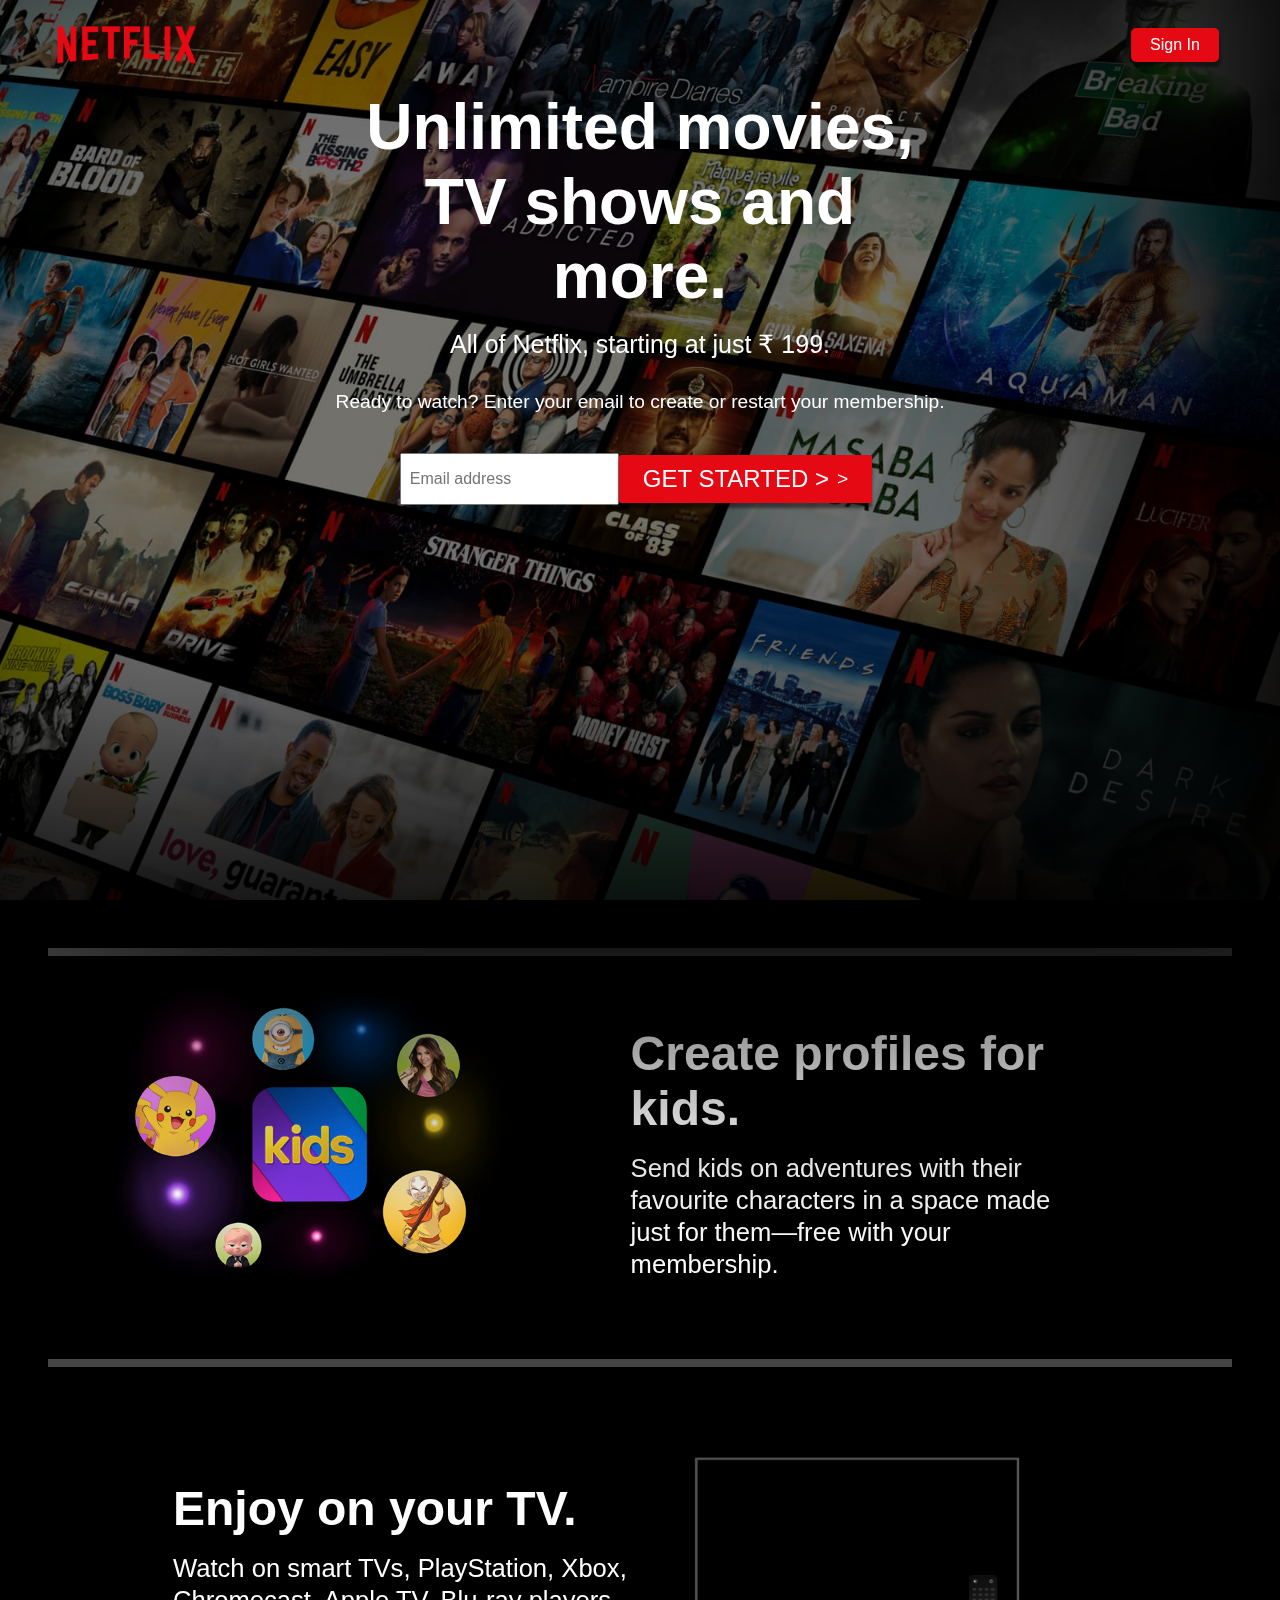
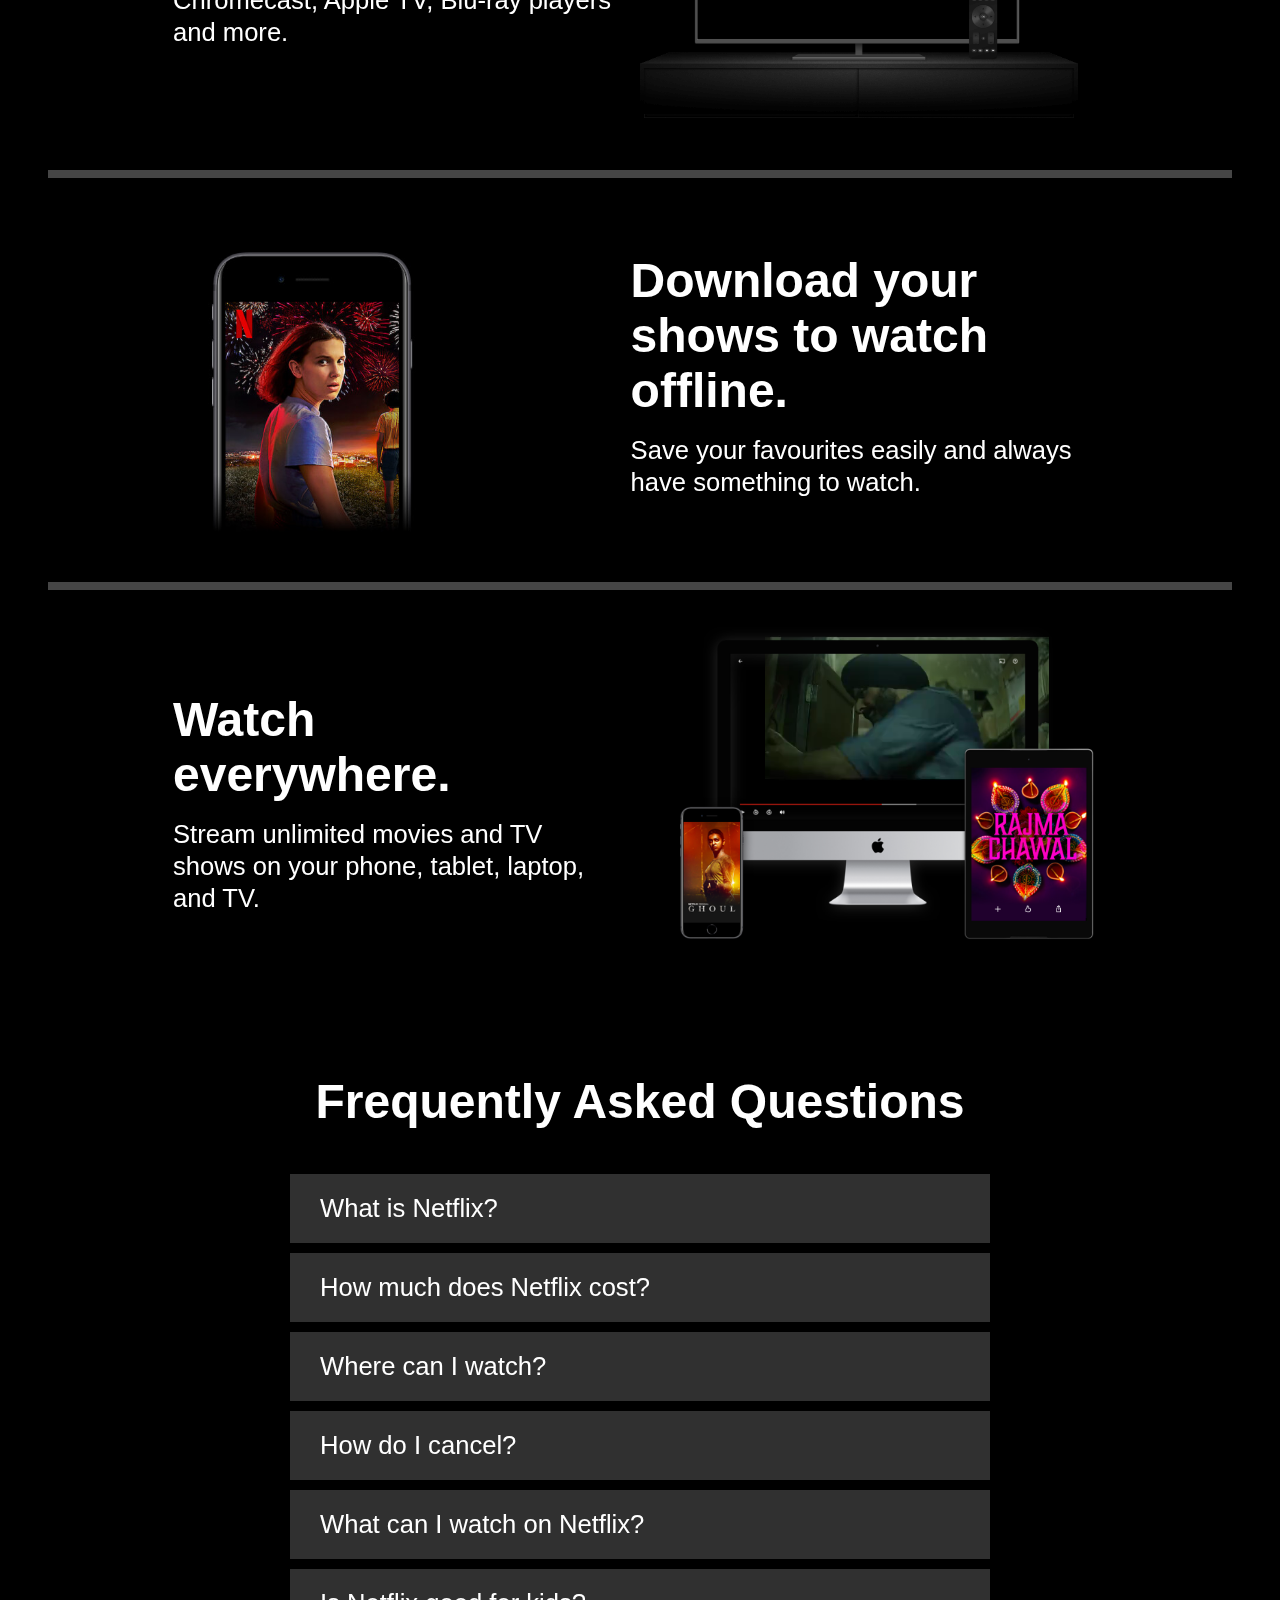
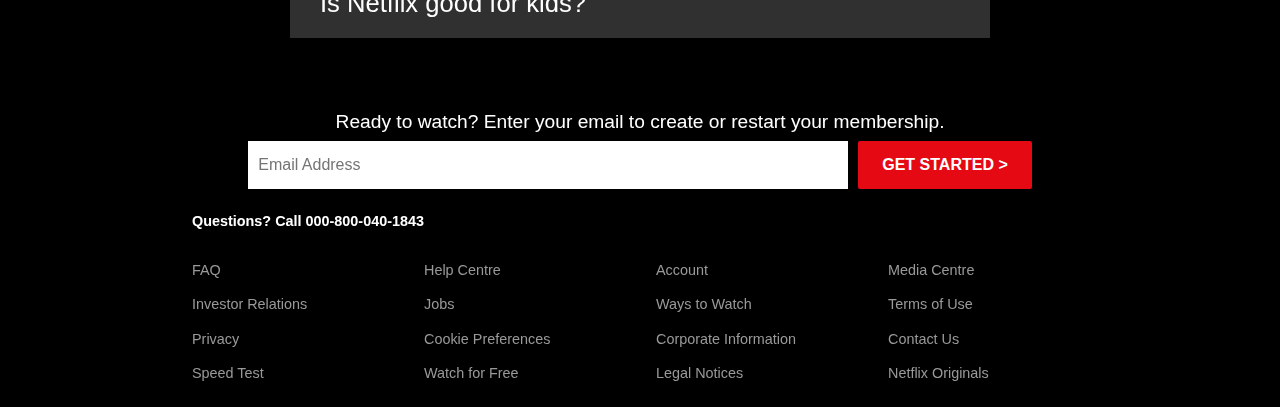
<file: index.html>
<!DOCTYPE html>
<html lang="en">
<head>
    <meta charset="UTF-8">
    <meta name="viewport" content="width=device-width, initial-scale=1.0">
    <link rel="stylesheet" href="style.css">
    <title>Netflix</title>
</head>
<body>
    <header class="showcase">
        <div class="showcase-top">
            <img src="logo.png" alt="Netflix Logo">
            <a href="#" class="btn btn-rounded">Sign In</a>
        </div>
        <div class="showcase-content">
            <h1>Unlimited movies, TV shows and more.</h1>
            <h3>All of Netflix, starting at just ₹ 199.</h3>
            <p>Ready to watch? Enter your email to create or restart your membership.</p>
            <div class="input-container">
                <input type="email" name="email" id="mail" placeholder="Email address">
            <a href="#" class="btn btn-lg">GET STARTED ></a>
            </div>
            
        </div>
    </header>

    <section class="style-cards">
        <div class="card-0">
            <img src="2.jpg" alt="Netflix Mobile">
            <div class="desc-0">
                <h1>Create profiles for kids.</h1>
                <h3>Send kids on adventures with their favourite characters in a space made just for them—free with your membership.</h3>
            </div>
        </div>
        <div class="card-1">
            <div class="desc-1">
                <h1>Enjoy on your TV.</h1>
                <h3>Watch on smart TVs, PlayStation, Xbox, Chromecast, Apple TV, Blu-ray players and more.</h3>
            </div>
            <img src="tv.png" alt="Netflix TV">
            <video class="video-1" autoplay="" playsinline="" muted="" loop=""><source src="1.m4v" type="video/mp4"></video>
        </div>
        <div class="card-2">
            <img src="3.jpg" alt="Netflix Mobile">
            <div class="desc-2">
                <h1>Download your shows to watch offline.</h1>
                <h3>Save your favourites easily and always have something to watch.</h3>
            </div>
        </div>
        <div class="card-3">
            <div class="desc-3">
                <h1>Watch everywhere.</h1>
                <h3>Stream unlimited movies and TV shows on your phone, tablet, laptop, and TV.</h3>
            </div>
            <img src="4.png" alt="Device-Pile-In">
            <video class="video-2" autoplay="" playsinline="" muted="" loop=""><source src="2.m4v" type="video/mp4"></video>
        </div>
    </section>

    <section class="lastsec">
        <div class="faq">
            <h1>Frequently Asked Questions</h1>
            <ul class="questions">
                <li>What is Netflix?</li>
                <li>How much does Netflix cost?</li>
                <li>Where can I watch?</li>
                <li>How do I cancel?</li>
                <li>What can I watch on Netflix?</li>
                <li>Is Netflix good for kids?</li>
            </ul>
            <p>Ready to watch? Enter your email to create or restart your membership.</p>
            <div class="input">
                <input type="email" name="email" placeholder="Email Address">
                <a href="#" class="btn-rounded"><button>GET STARTED ></button></a>
            </div>
        </div>
    </section>


    <footer class="footer">
        <p>Questions? Call 000-800-040-1843</p>
        <div class="footer-cols">
            <ul>
                <li><a href="#">FAQ</a></li>
                <li><a href="#">Investor Relations</a></li>
                <li><a href="#">Privacy</a></li>
                <li><a href="#">Speed Test</a></li>
            </ul>
            <ul>
                <li><a href="#">Help Centre</a></li>
                <li><a href="#">Jobs</a></li>
                <li><a href="#">Cookie Preferences</a></li>
                <li><a href="#">Watch for Free</a></li>
            </ul>
            <ul>
                <li><a href="#">Account</a></li>
                <li><a href="#">Ways to Watch</a></li>
                <li><a href="#">Corporate Information</a></li>
                <li><a href="#">Legal Notices</a></li>
            </ul>
            <ul>
                <li><a href="#">Media Centre</a></li>
                <li><a href="#">Terms of Use</a></li>
                <li><a href="#">Contact Us</a></li>
                <li><a href="#">Netflix Originals</a></li>
            </ul>
        </div>
    </footer>
</body>
</html>
</file>
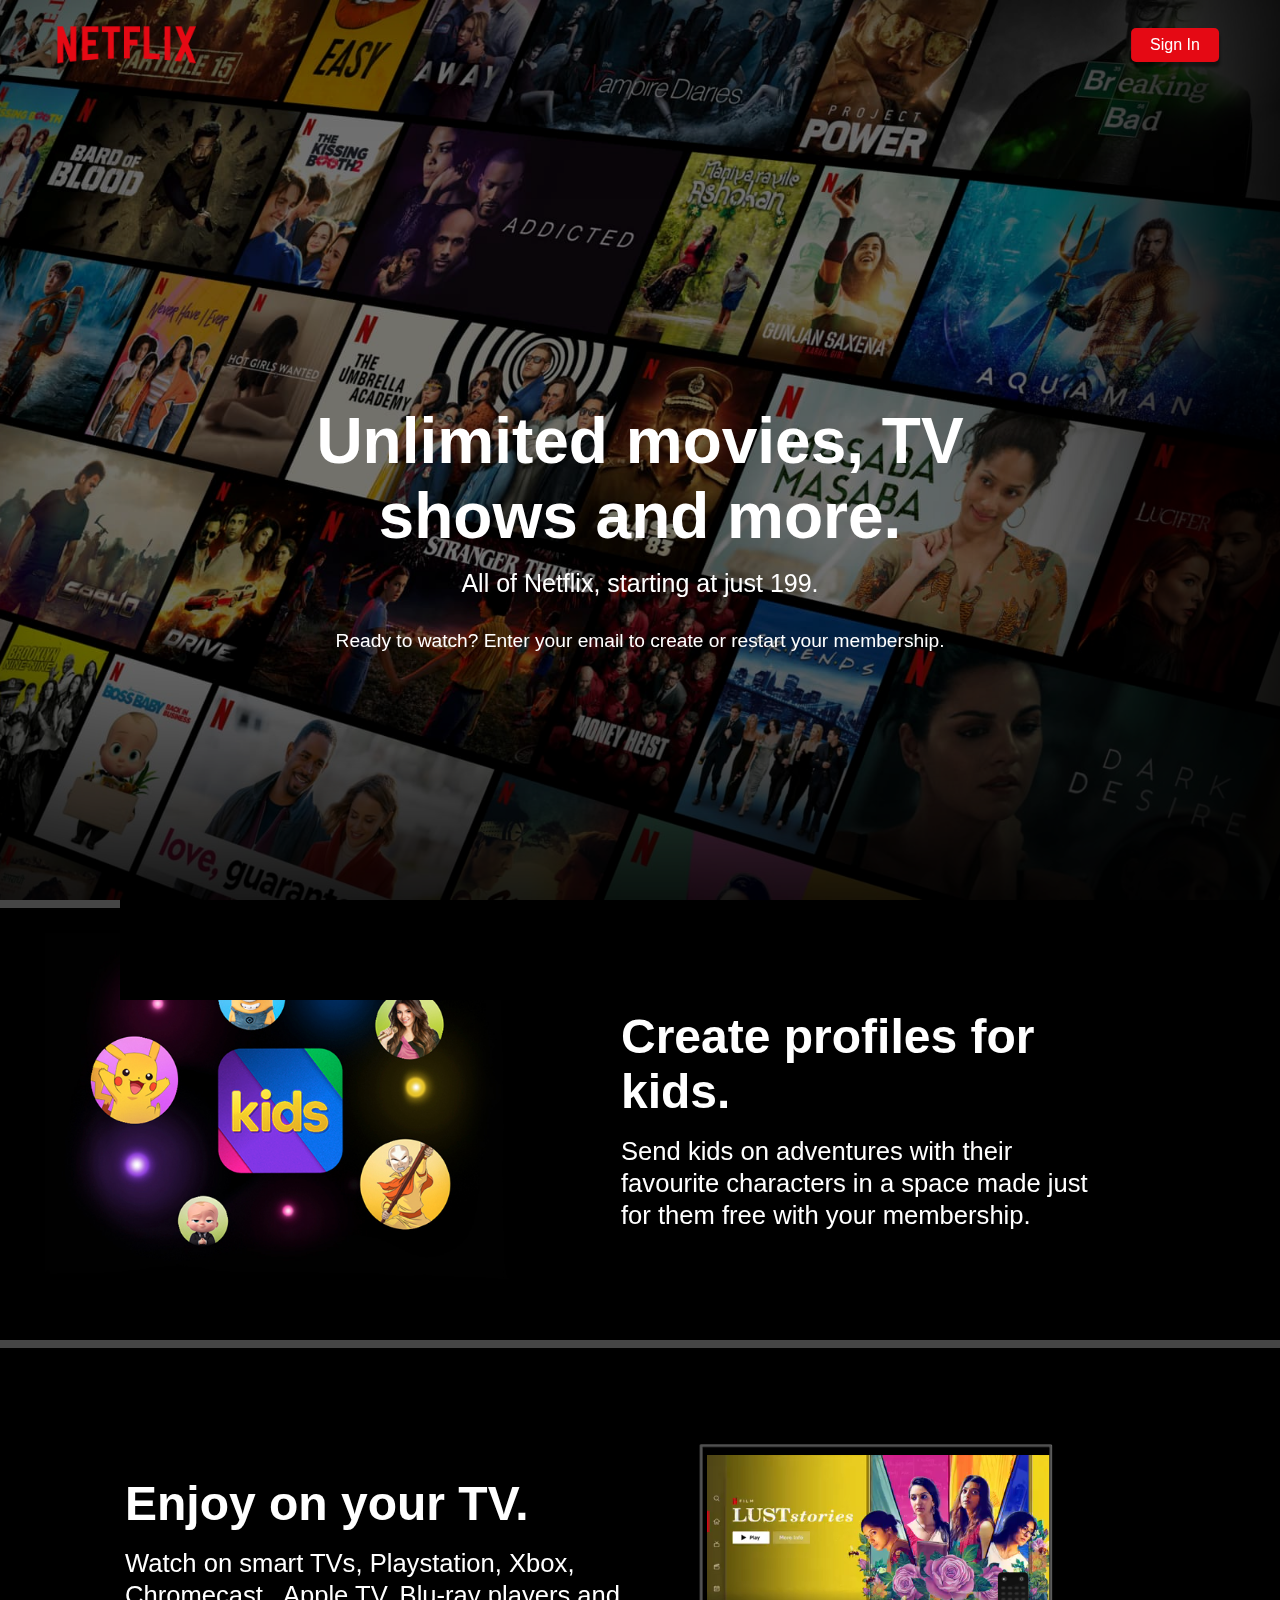
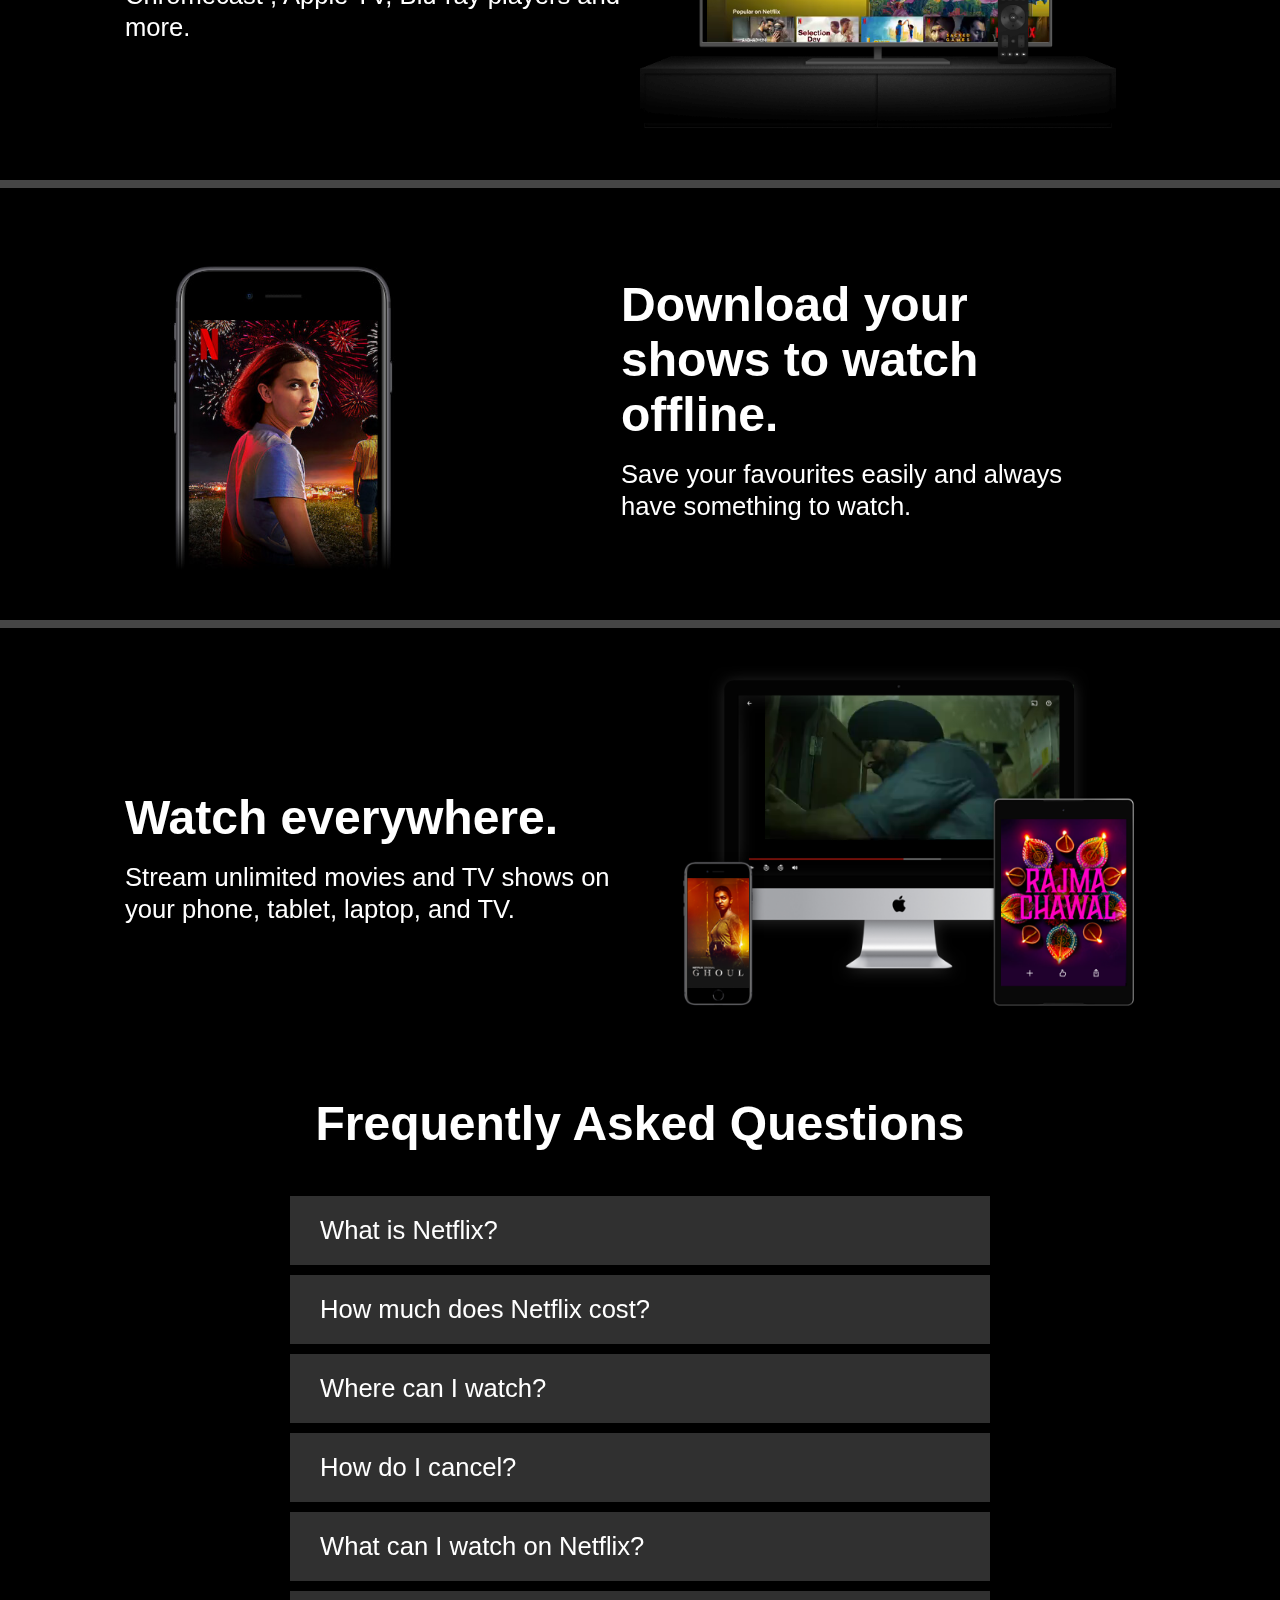
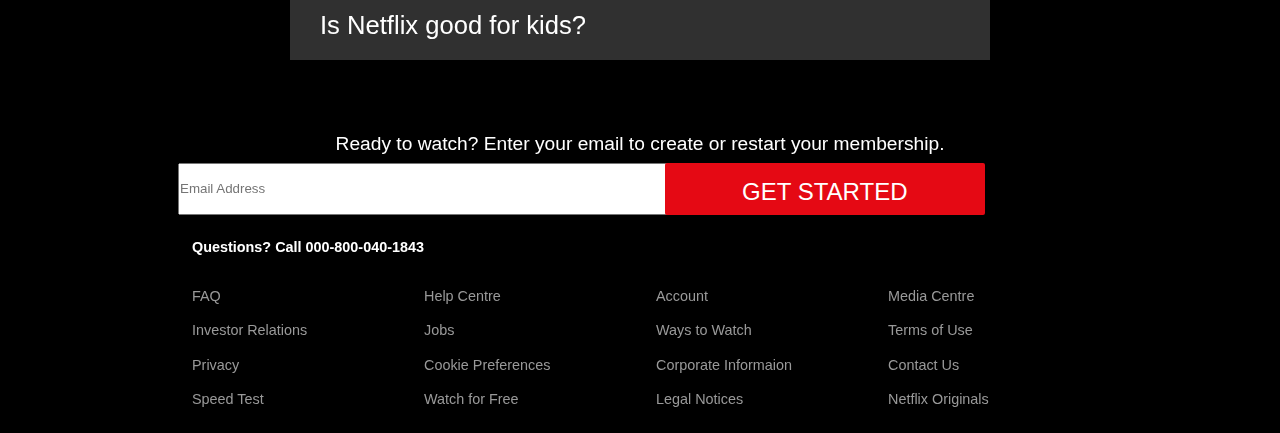
<file: netflix.html>
<!DOCTYPE html>
<html lang="en">
    <head>
        <meta charset="UTF-8">
        <meta name="viewport" content="width=device-width , initial-scale=1.0">
        <link rel="stylesheet" href="netflix.css">
        <title>Netflix</title>
    </head>

    <body>
        <header class="showcase">
            <div class="showcase-top">
                <img src="logo.png" alt="Netflix Logo">
                <a href="#" class="btn btn-rounded">Sign In</a>
            </div>
            <div class="showcase-content">
                <h1>Unlimited movies, TV shows and more.</h1>
                <h3>All of Netflix, starting at just 199.</h3>
                <p>Ready to watch? Enter your email to create or restart your membership.</p>
                <input type="email" name="email" id="mail" placeholder="Email address">
                <a href="#" class="btn btn-lg">GET STARTED </a>
            </div>
        </header>

        <section class="style-cards">
            <div class="card-0">
                <img src="2.jpg" alt="Netflix Mobile">
                <div class="desc-0">
                    <h1>Create profiles for kids.</h1>
                    <h3>Send kids on adventures with their favourite characters in a space made just for them free with your membership. </h3>
                </div>
            </div>
            <div class="card-1">
                <div class="desc-1">
                    <h1>Enjoy on your TV.</h1>
                    <h3>Watch on smart TVs, Playstation, Xbox, Chromecast , Apple TV, Blu-ray players and more. </h3>
                </div>
                <img src="tv.png" alt="Netflix TV">
                <video class="video-1" autoplay="" playsinline="" muted="" loop=""><source src="1.m4v" type="video/mp4"></video>

            </div>
            <div class="card-2">
                <img src="3.jpg" alt="Netflix Mobile">
                <div class="desc-2">
                    <h1>Download your shows to watch offline.</h1>
                    <h3>Save your favourites easily and always have something to watch.</h3>
                </div>
            </div>
            <div class="card-3">
                <div class="desc-3">
                    <h1>Watch everywhere.</h1>
                    <h3>Stream unlimited movies and TV shows on your phone, tablet, laptop, and TV.</h3>
                </div>
                <img src="4.png" alt="Device-Pile-In">
                <video class="video-2" autoplay="" playsinline="" muted="" loop=""><source src="2.m4v" type="video/mp4"></video>
            </div>
        </section>

        <section class="lastsec">
            <div class="faq">
                <h1>Frequently Asked Questions</h1>
                <ul class="questions">
                    <li>What is Netflix?</li>
                    <li>How much does Netflix cost?</li>
                    <li>Where can I watch?</li>
                    <li>How do I cancel?</li>
                    <li>What can I watch on Netflix?</li>
                    <li>Is Netflix good for kids?</li>
                </ul>
                <p>Ready to watch? Enter your email to create or restart your membership.</p>
                <div class="input">
                    <input type="email" name="email" placeholder="Email Address">
                    <a href="#" class="btn-rounded"><button>GET STARTED</button></a>
                </div>
            </div>
        </section>

        <footer class="footer">
            <p>Questions? Call 000-800-040-1843</p>
            <div class="footer-cols">
                <ul>
                    <li><a href="#">FAQ</a></li>
                    <li><a href="#">Investor Relations</a></li>
                    <li><a href="#">Privacy</a></li>
                    <li><a href="#">Speed Test</a></li>
                </ul>
            
                <ul>
                    <li><a href="#">Help Centre</a></li>
                    <li><a href="#">Jobs</a></li>
                    <li><a href="#">Cookie Preferences</a></li>
                    <li><a href="#">Watch for Free</a></li>
                </ul>
                <ul>
                    <li><a href="#">Account</a></li>
                    <li><a href="#">Ways to Watch</a></li>
                    <li><a href="#">Corporate Informaion</a></li>
                    <li><a href="#">Legal Notices</a></li>
                </ul>
                <ul>
                    <li><a href="#">Media Centre</a></li>
                    <li><a href="#">Terms of Use</a></li>
                    <li><a href="#">Contact Us</a></li>
                    <li><a href="#">Netflix Originals</a></li>
                </ul>
            </div>
        </footer>
    </body>

</html>
</file>
<file: style.css>
:root{
    --primary-color: #e50914;
    --dark-color: #141414;
    --light-color: #f4f4f4;
}

*{
    margin: 0;
    padding: 0;
}

body{
    font-family: Arial, Helvetica, sans-serif;
    background: #000000;
    color: #999999;
}

ul{
    list-style: none;
}

h1,h2,h3,h4{
    color: #ffffff;
}

h3{
    font-weight: lighter;
}

a{
    color: #ffffff;
    text-decoration: none;
}

p{
    margin: 0.5rem 0;
    font-weight: bold;
    color: #ffffff;
}

img{
    width: 100%;
}

.showcase{
    width: 100%;
    height: 100vh;
    position: relative;
    background: url("1.jpg") no-repeat center center/cover;
}

.showcase::after{
    content: "";
    position: absolute;
    top: 0;
    left: 0;
    width: 100%;
    height: 100%;
    z-index: 1;
    background: rgba(0, 0, 0, 0.4);
    box-shadow: 120px 100px 250px #000000 , inset -120px -100px 250px #000000;
}

.showcase-top{
    position: relative;
    z-index: 2;
    height: 90px;
}

.showcase-top img{
    width: 140px;
    position: absolute;
    top: 50%;
    left: 0;
    transform: translate(40% , -50%);
}

.showcase-top a{
    position: absolute;
    top: 50%;
    right: 0;
    transform: translate(-60% , -50%);
}

.showcase-content{
    position: relative;
    margin: 0 26%;
    z-index: 2;
    display: flex;
    flex-direction: column;
    justify-content: center;
    text-align: center;
    align-items: center;
    margin-top: 9rem;
}

.showcase-content h1{
    font-weight: 700;
    font-size: 64px;
    margin: 0 30px;
    max-width: 800px;
    line-height: 74.5px;
}

.showcase-content h3{
    color: white;
    font-size: 25px;
    margin: 16px 0;
}

.showcase-content p{
    font-size: 19.2px;
    font-weight: 300;
    padding-top: 0.5rem;
    padding-bottom: 1rem;
}

.showcase-content .input-container {
    display: flex;
    justify-content: center;
    align-items: center;
    gap: 0; /* space between input and button */
    margin-top: 1rem;
}

/* .showcase-content input{
    position: absolute;
    left: 0;
    bottom: -8vh;
    width: 454px;
    height: 3rem;
    font-size: 1rem;
    padding-left: 0.5rem;
} */

.showcase-content input {
    /* width: 100%; */
    max-width: 454px;
    height: 3rem;
    font-size: 1rem;
    padding-left: 0.5rem;
    margin: 0;
}

.btn{
    display: inline-block;
    background: var(--primary-color);
    color: white;
    padding: 0.5rem 1.2rem;
    font-size: 1rem;
    text-align: center;
    border: none;
    cursor: pointer;
    border-radius: 2px;
    margin-right: 0.5rem;
    outline: none;
    box-shadow: 0 5px 3px rgba(0, 0, 0, 0.45);
}

.btn:hover{
    opacity: 0.9;
}

.btn-rounded{
    border-radius: 5px;
}

/* .showcase-content .btn-lg{
    position: absolute;
    right: 0;
    bottom: -8vh;
    padding: 0.5rem 1.2rem;
    font-size: 1.5rem;
    text-transform: uppercase;
    height: 36px;
    width: 14rem;
} */

.showcase-content .btn-lg {
    font-size: 1.5rem;
    text-transform: uppercase;
    height: 3rem;
    padding: 0 1.5rem; /* Increase padding for better alignment */
    line-height: 3rem; /* Vertically center the text */
    white-space: nowrap; /* Prevent wrapping */
    display: inline-flex; /* Ensure proper alignment for text and arrow */
    align-items: center;
    justify-content: center;
    box-sizing: border-box; /* Ensure padding doesn't alter dimensions */
    background: var(--primary-color);
    color: white;
    border: none;
    cursor: pointer;
}

.showcase-content .btn-lg::after {
    content: ">";
    font-size: 1.2rem;
    margin-left: 0.5rem; /* Space between text and arrow */
}

.card-0 , 
.card-1,
.card-2,
.card-3{
    border-top: 8px rgb(69, 69, 69) solid;
    padding: 50px;
}

.card-0{
    position: relative;
    display: inline-grid;
    grid-template-columns: 40% 50%;
    text-align: left;
    align-items: center;
    padding: 25px 45px 50px;
}

.desc-0{
    padding-left: 100px;
}

.card-1{
    position: relative;
    display: inline-grid;
    grid-template-columns: 50% 40%;
    text-align: left;
    align-items: center;
    padding: 25px 45px 50px;
}

.desc-1{
    padding-left: 80px;
}

.style-cards h1{
    font-size: 3rem;
    padding: 1rem;
    padding-left: 0;
}

.style-cards h3{
    font-size: 1.6rem;
    line-height: 2rem;
}

.card-1 video{
    position: relative;
    width: 100%;
    height: 54%;
    grid-column: 2/2;
    grid-row: 1/2;
    z-index: -1;
}

.card-1 img{
    grid-column: 2/2;
    grid-row: 1/2;
}

.card-2{
    position: relative;
    display: inline-grid;
    grid-template-columns: 40% 50%;
    text-align: left;
    align-items: center;
    padding: 25px 45px 50px;
}

.desc-2{
    padding-left: 100px;
}

.card-3{
    position: relative;
    display: inline-grid;
    grid-template-columns: 50% 40%;
    text-align: left;
    align-items: center;
    padding: 25px 45px 50px;
}

.desc-3{
    padding-left: 80px;
    padding-right: 20px;
}

.card-3 img{
    width: 110%;
    grid-column: 2/2;
    grid-row: 1/2;
}

.card-3 video{
    position: relative;
    top: -87px;
    left: 125px;
    width: 65%;
    height: 78%;
    grid-column: 2/2;
    grid-row: 1/2;
    z-index: -1;
}

.faq{
    text-align: center;
}

.faq h1{
    padding-bottom: 40px;
    font-size: 3rem;
}

.questions{
    display: flex;
    flex-direction: column;
    flex-basis: 40%;
    align-items: center;
}

.questions li{
    padding: 20px 30px;
    margin: 5px;
    font-size: 1.6rem;
    background-color: #303030;
    color: white;
    text-align: left;
    width: 50%;
}

.faq p{
    padding-top: 60px;
    font-size: 1.2rem;
    font-weight: 200;
}

.input{
    display: flex;
    align-items: center;
    justify-content: center;
    gap: 10px;
}

.input input{
    height: 3rem; /* Uniform height */
    font-size: 1rem; /* Consistent font size */
    padding: 0 10px; /* Adjust padding for input */
    border: none; /* Remove border inconsistencies */
    box-sizing: border-box; /* Include padding in height/width */
    flex-grow: 1; /* Allow input to take more space if needed */
    max-width: 600px; /* Control the max width */
}

.input button{
    height: 3rem; /* Uniform height */
    font-size: 1rem; /* Consistent font size */
    padding: 0 10px; /* Adjust padding for input */
    border: none; /* Remove border inconsistencies */
    box-sizing: border-box; /* Include padding in height/width */
    flex-shrink: 0; /* Prevent button from shrinking */
    padding: 0 1.5rem; /* Add side padding for better alignment */
    background-color: var(--primary-color);
    color: white;
    font-weight: bold;
    border-radius: 2px;
    cursor: pointer;

}

.footer{
    max-width: 70%;
    margin: 1rem auto;
    overflow: auto;
}

.footer ,
.footer a{
    color: #999999;
    font-size: 0.9rem;
}

.footer p{
    margin-bottom: 1.5rem;
}

.footer .footer-cols{
    display: grid;
    grid-template-columns: repeat(4 , 1fr);
    grid-gap: 2rem;
}

.footer li{
    line-height: 2.4;
}

    /* Media Queries */

/* Mobile (Max Width: 767px) */
@media (max-width: 770px) {
    .showcase {
        margin: 0 10%; /* Adjust margin for smaller screens */    }

    .showcase-top img {
        transform: translate(10%, -50%);
        width: 100px;
    }

    .showcase-content .input-container {
        gap: 10px;
        flex-direction: column; /* Stack input and button vertically */
    }


    .showcase-top a {
        transform: translate(-10%, -50%);
        font-size: 14px;
    }

    .showcase-content {
        margin: 0 10%;
    }

    .showcase-content h1 {
        font-size: 2rem;
        line-height: 2.5rem;
    }

    .showcase-content h3 {
        font-size: 1.2rem;
    }

    .showcase-content input {
        width: 100%; /* Full width for input */
        height: 3rem;
        /* margin-bottom: 10px; Add spacing */
    }

    .showcase-content .btn-lg {
        width: 100%;
        /* font-size: 1rem; */
    }

    .style-cards {
        display: block;
        padding: 1rem;
    }

    .card-0,
    .card-1,
    .card-2,
    .card-3 {
        display: block;
        text-align: center;
        padding: 1rem;
    }

    .card-0 img,
    .card-1 img,
    .card-2 img,
    .card-3 img {
        width: 100%;
    }

    .faq .questions li {
        width: 90%;
        font-size: 1rem;
    }

    .input {
        grid-template-columns: 1fr;
    }

    .input input,
    .input button {
        width: 100%;
        margin-bottom: 10px;
    }

    .footer .footer-cols {
        grid-template-columns: 1fr;
    }
}

/* Tablets (Min Width: 768px and Max Width: 1023px) */
@media (min-width: 768px) and (max-width: 1023px) {
    .showcase-content {
        margin: 2rem;
    }

    .showcase-content h1 {
        font-size: 3rem;
    }

    .style-cards {
        padding: 2rem;
    }

    .card-0,
    .card-1,
    .card-2,
    .card-3 {
        grid-template-columns: 1fr 1fr;
    }

    .faq .questions li {
        font-size: 1.2rem;
    }

    .input input,
    .input button {
        font-size: 1rem;
    }

    .footer .footer-cols {
        grid-template-columns: repeat(2, 1fr);
    }
}

/* Large Screens (Min Width: 1024px) */
@media (min-width: 1024px) {
    .showcase-content {
        margin: 0 26%;
    }

    .style-cards {
        padding: 3rem;
    }

    .footer .footer-cols {
        grid-template-columns: repeat(4, 1fr);
    }
}
</file>
<file: netflix.css>
:root {
    --primary-color: #e50914;
    --dark-color:#141414;
    --light-color:#f4f4f4;
}

* {
    margin: 0;
    padding: 0;
}

body {
    font-family: Arial, Helvetica, sans-serif;
    background: #000000;
    color: #999999;
}

ul {
    list-style: none;
}

h1,h2,h3,h4 {
    color: #ffffff;
}

h3{
    font-weight: lighter;
}

a{
    color: #ffffff;
    text-decoration: none;
}

p{
    margin: 0.5rem 0;
    font-weight: bold;
    color: #ffffff;
}

img{
    width: 100%;
}

.showcase {
    width: 100%;
    height: 100vh;
    position: relative;
    background:url("1.jpg")no-repeat center center/cover;
}

.showcase::after{
    content: "";
    position:absolute;
    top: 0;
    left: 0;
    width: 100%;
    height: 100%;
    z-index: 1;
    background: rgba(0, 0, 0, 0.4);
    box-shadow: 120px 100px #000000 , inset -120px -100px 250px #000000;
}

.showcase-top{
    position: relative;
    z-index: 2;
    height: 90px;
}

.showcase-top img {
    width: 140px;
    position: absolute;
    top: 50%;
    left: 0;
    transform: translate(40%,-50%);
}

.showcase-top a{
    position: absolute;
    top: 50%;
    right: 0;
    transform: translate(-60%,-50%);
}

.showcase-content{
    position: relative;
    margin: 0 26%;
    z-index: 2;
    display: flex;
    flex-direction: column;
    justify-content: center;
    text-align: center;
    align-items: center;
    margin-top: 9rem;
    height: auto;
    min-height: 100vh;
    overflow: auto;
}

.showcase-content h1{
    font-weight: 700;
    font-size: 64px;
    margin: 0 30px;
    max-width: 800px;
    line-height: 74.5px;
}

.showcase-content h3{
    color: white;
    font-size: 25px;
    margin: 16px 0;
}

.showcase-content p{
    font-size: 19.2px;
    font-weight: 300;
    padding-top: 0.5rem;
    padding-bottom: 1rem;
}

.showcase-content input {
    position: absolute;
    left: 0;
    bottom: -8vh;
    width: 454px;
    height: 3rem;
    font-size: 1rem;
    padding-left: 0.5rem;
}

.btn{
    display: inline-block;
    background: var(--primary-color);
    color: white;
    padding: 0.5rem 1.2rem;
    font-size: 1rem;
    text-align: center;
    border: none;
    cursor: pointer;
    border-radius: 2px;
    margin-right: 0.5rem;
    outline: none;
    box-shadow: 0 5px 3px rgba(0,0,0,0.45) ;
}

.btn:hover{
    opacity: 0.9;
}

.btn-rounded{
    border-radius: 5px;
}
.showcase-content .btn-lg{
    position: absolute;
    right: 0;
    bottom: -8vh;
    padding: 0.5rem 1.2rem;
    font-size: 1.5rem;
    text-transform: uppercase;
    height: 36px;
    width: 14rem;
}

.card-0,
.card-1,
.card-2,
.card-3{
    border-top:8px rgb(69, 69, 69) solid;
    padding: 50px;
}

.card-0{
    position: relative;
    display:inline-grid;
    grid-template-columns: 40% 50%;
    text-align: left;
    align-items: center;
    padding: 25px 45px 50px;
}

.desc-0{
    padding-left: 100px;
}

.card-1{
    position: relative;
    display: inline-grid;
    grid-template-columns: 50% 40%;
    text-align: left;
    align-items: center;
    padding: 25px 45px 50px;
}

.desc-1{
    padding-left: 80px;
}

.style-cards h1{
    font-size: 3rem;
    padding: 1rem;
    padding-left: 0;
}

.style-cards h3{
    font-size: 1.6rem;
    line-height: 2rem;
}

.card-1 video{
    position: relative;
    width: 100%;
    height: 54%;
    grid-column: 2/2;
    grid-row:1/2;
    z-index: -1;

}

.card-1 img{
    grid-column: 2/2;
    grid-row: 1/2;
}

.card-2{
    position: relative;
    display: inline-grid;
    grid-template-columns: 40% 50%;
    text-align: left;
    align-items: center;
    padding: 25px 45px 50px;
}

.desc-2{
    padding-left: 100px;
}

.card-3{
    position: relative;
    display: inline-grid;
    grid-template-columns: 50% 40%;
    text-align: left;
    align-items: center;
    padding: 25px 45px 50px;

}

.desc-3{
    padding-left: 80px;
    padding-right: 20px;
}

.card-3 img{
    width: 110%;
    grid-column: 2/2;
    grid-row: 1/2;
}

.card-3 video{
    position: relative;
    top: -87px;
    left: 125px;
    width: 65%;
    height: 78%;
    grid-column: 2/2;
    grid-row: 1/2;
    z-index: -1;
}

.faq{
    text-align: center;
}

.faq h1{
    padding-bottom: 40px;
    font-size: 3rem;
}

.questions{
    display: flex;
    flex-direction: column;
    flex-basis: 40%;
    align-items: center;
}

.questions li{
    padding: 20px 30px;
    margin: 5px;
    font-size: 1.6rem;
    background-color: #303030;
    color: white;
    text-align: left;
    width: 50%;
}

.faq p{
    padding-top: 60px;
    font-size: 1.2rem;
    font-weight: 200;
}

.input{
    display: inline-grid;
    align-items: center;
    grid-template-columns: 50% 40%;
}

.input input{
    width: 600px;
    height: 3rem;
}

.input button{
    height: 3.25rem;
    width: 320px;
    left: 20px;
    text-align: center;
    background-color: var(--primary-color);
    font-size: 1.5rem;
    padding: 15px 32px;
    border: none;
    border-radius: 2px;
    color: white;
}

.footer{
    max-width: 70%;
    margin: 1rem auto;
    overflow: auto;
}

.footer,
.footer a{
    color: #999999;
    font-size: 0.9rem;
}

.footer p{
    margin-bottom: 1.5rem;
}

.footer .footer-cols{
    display: grid;
    grid-template-columns: repeat(4,1fr);
    grid-gap: 2rem;
}

.footer li{
    line-height: 2.4;
}

/* Mobile devices (up to 767px) */
@media (max-width: 767px) {
    .showcase-content {
        margin: 0 5%; /* Adjust spacing */
        font-size: 18px;
        padding: 10px; /* Resize text */
    }
    
    .showcase-content h1 {
        font-size: 24px;
        line-height: 1.2;
    }
    .btn-lg{
        width: 100%;
        font-size: 1.2rem;
    }

    .style-cards h1 {
        font-size: 2rem;
    }

    .input input, .input button {
        width: 100%;
        height: 2.5rem;
        font-size: 1rem;
    }

    .footer .footer-cols {
        grid-template-columns: 1fr; /* Stack columns */
    }
}

/* Tablets (768px to 1199px) */
@media (min-width: 768px) and (max-width: 1199px) {
    .showcase-content {
        margin: 0 15%;
    }

    .showcase-content h1 {
        font-size: 48px;
    }

    .input input, .input button {
        width: 100%;
        height: 2.5rem;
        font-size: 0.5rem;
        
    }

    .footer .footer-cols {
        grid-template-columns: 1fr 1fr; /* Two columns */
    }

}

/* Large screens (1200px and above) */
@media (min-width: 1200px) {
    .showcase-content {
        margin: 0 20%;
    }
}
</file>
